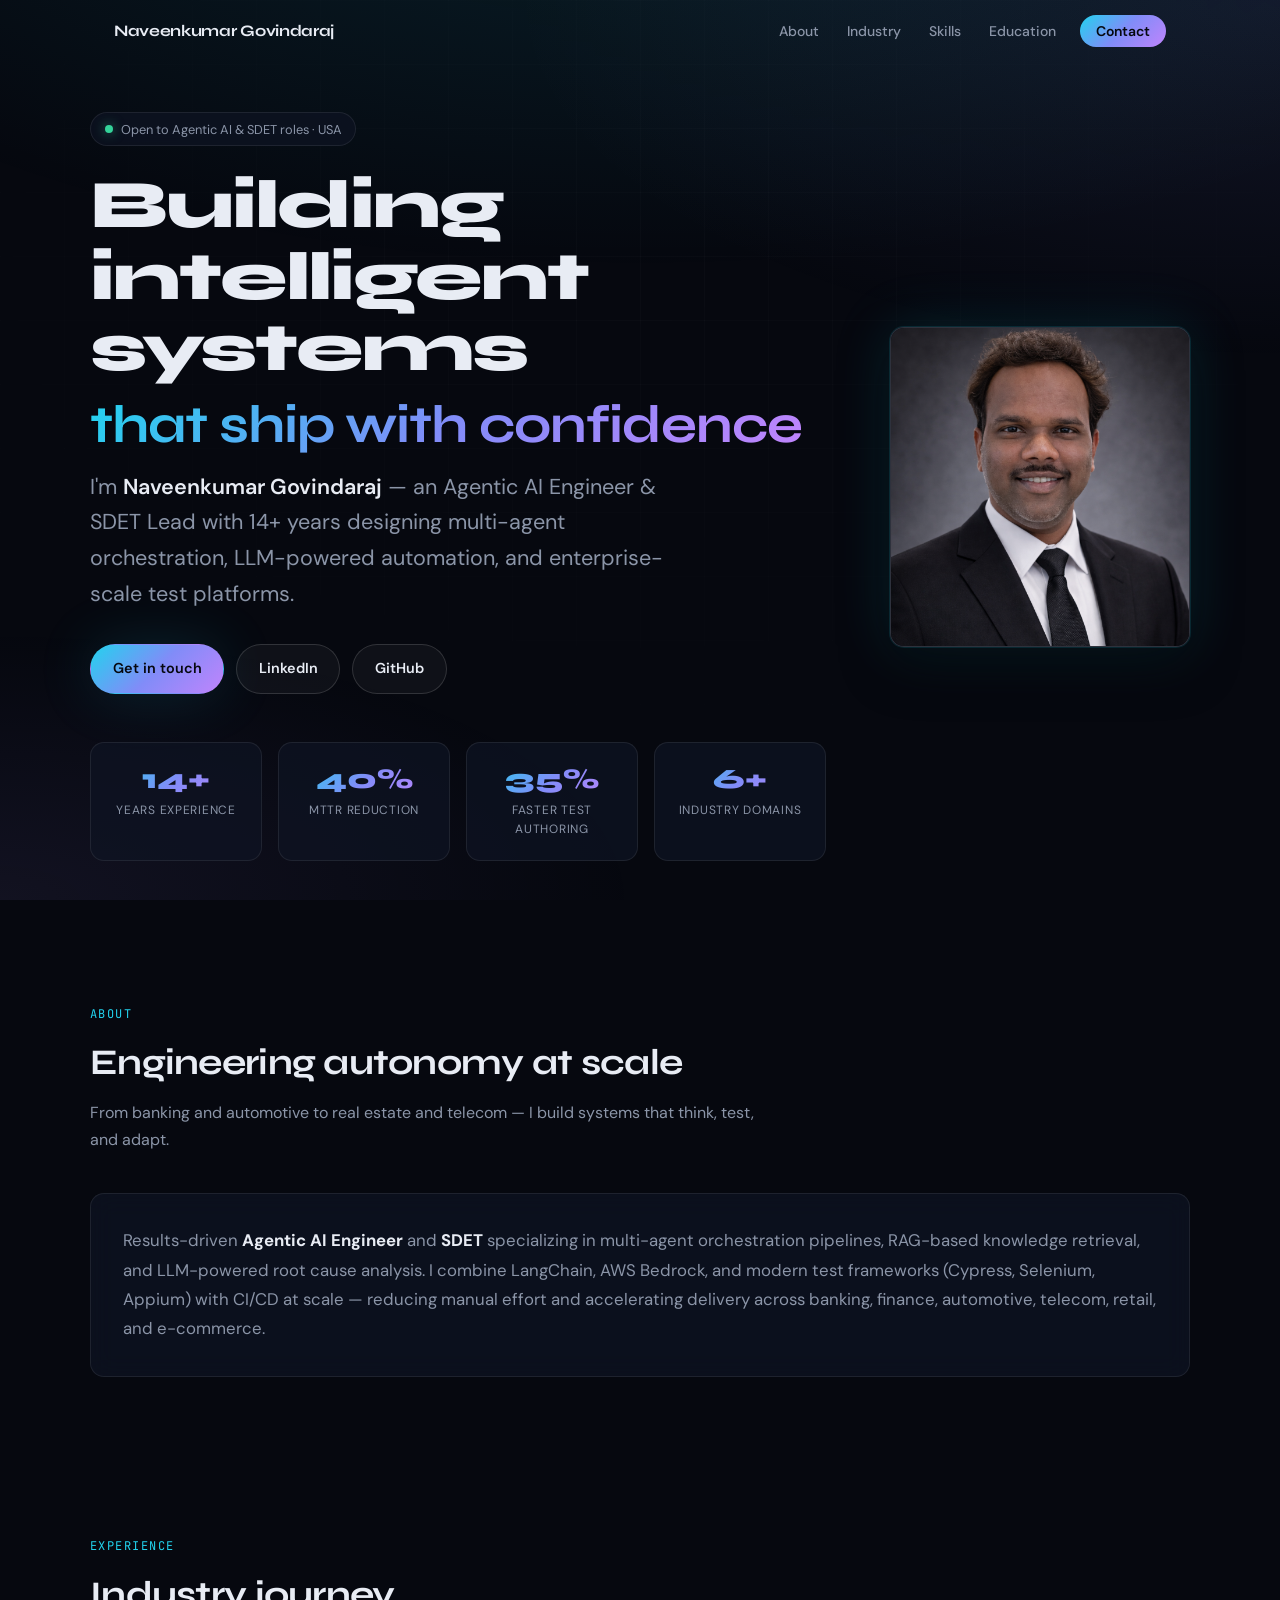
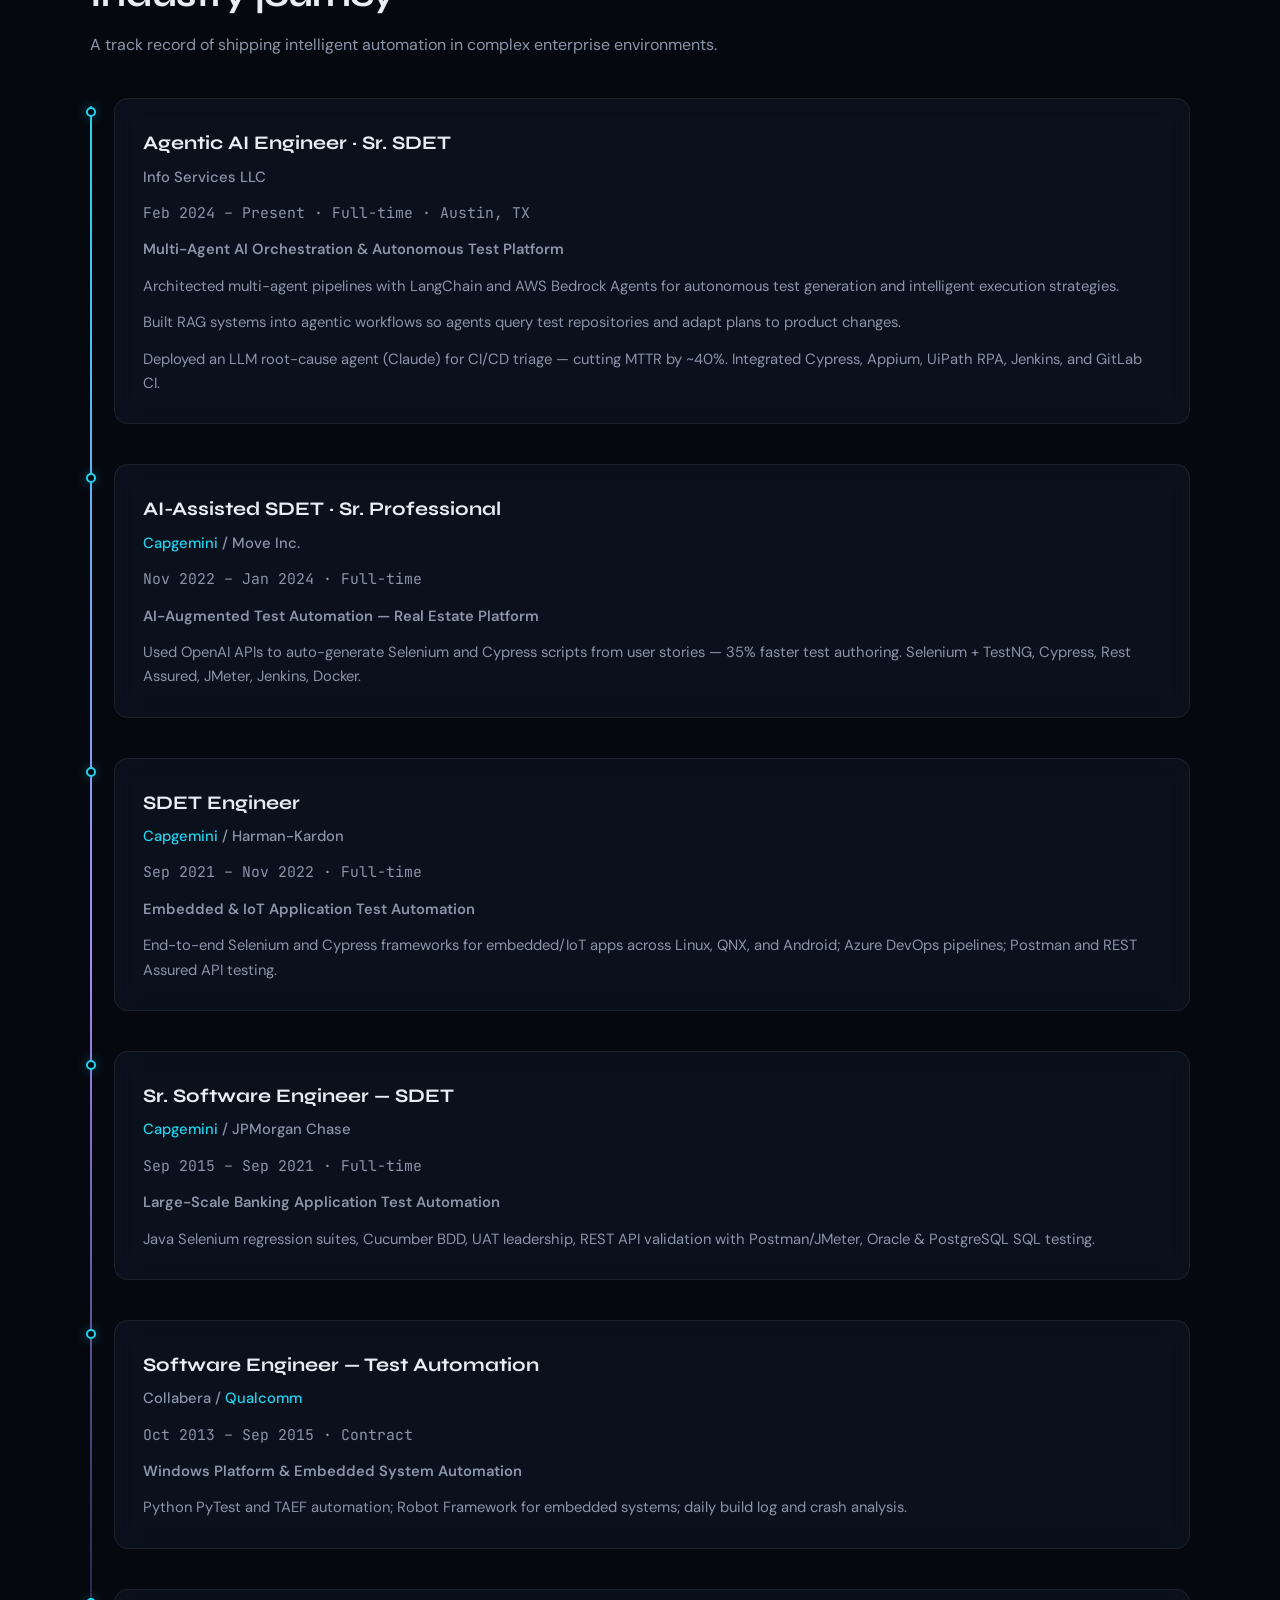
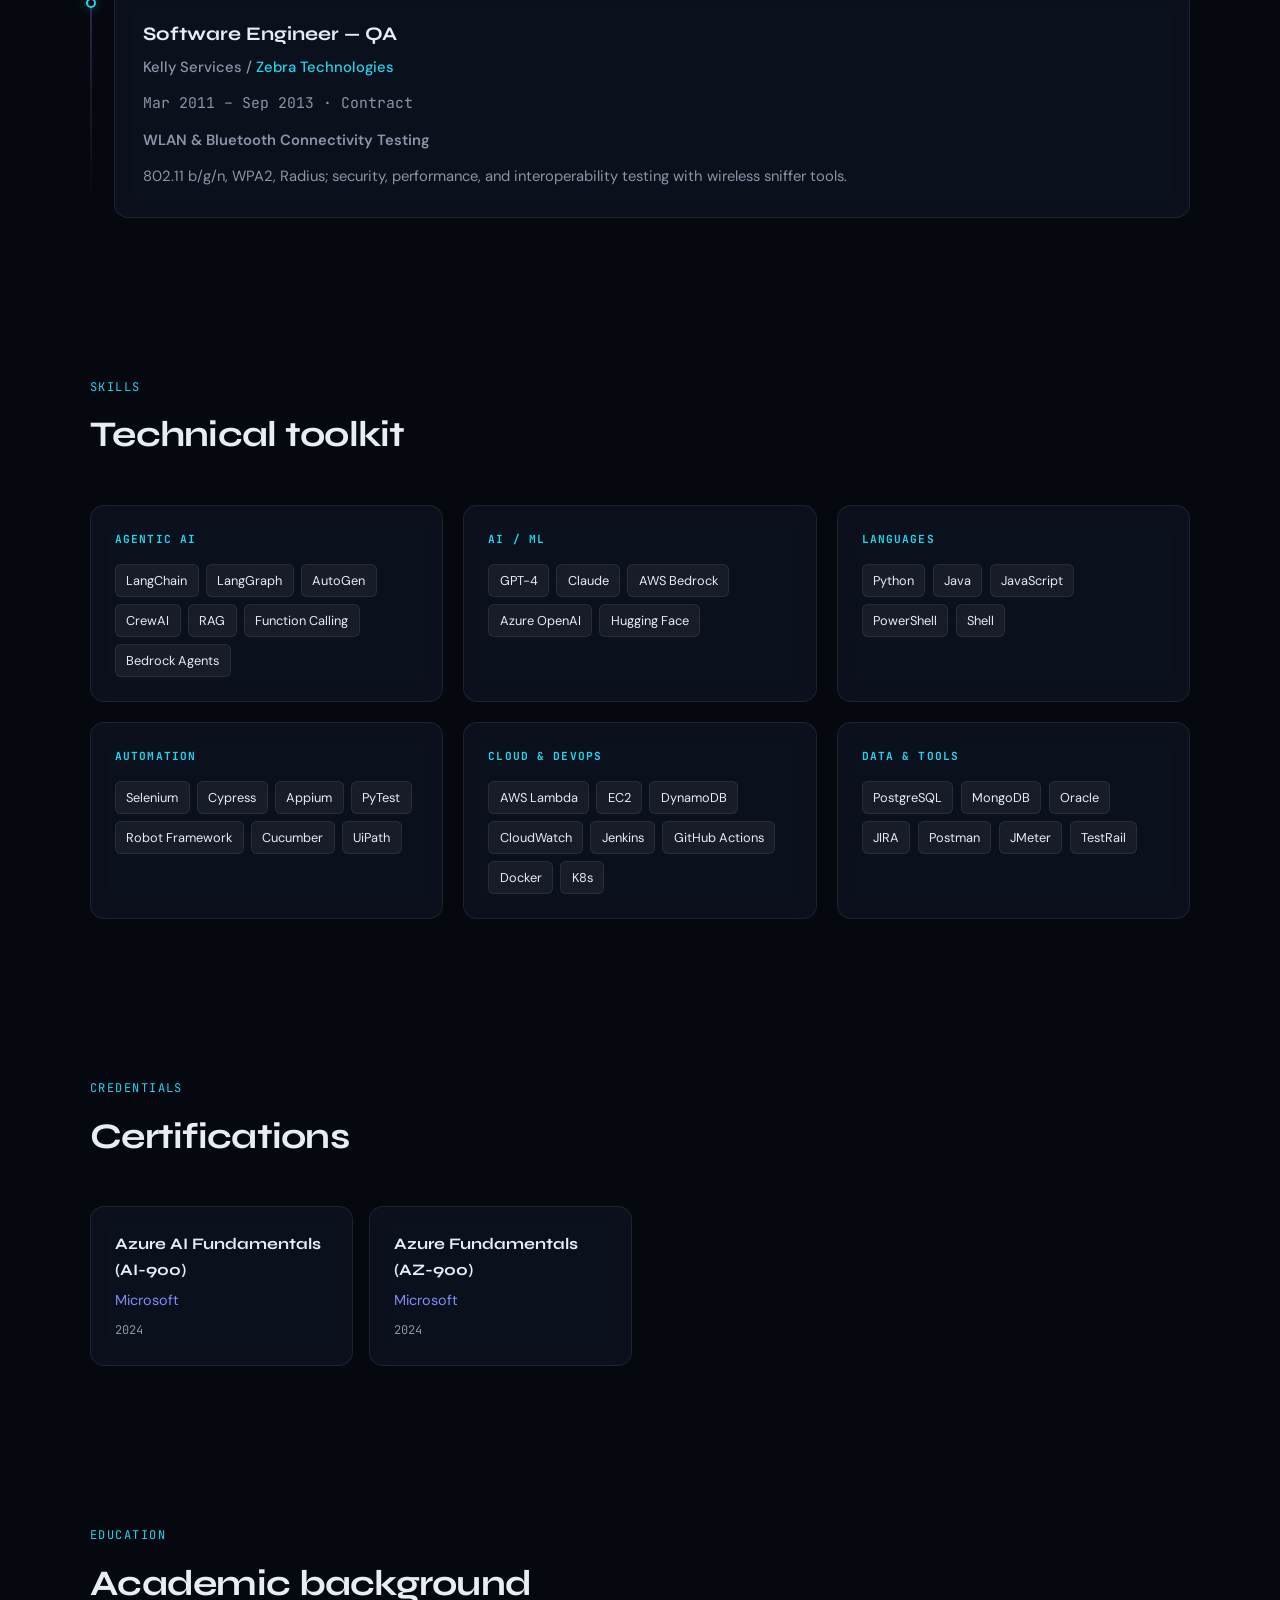
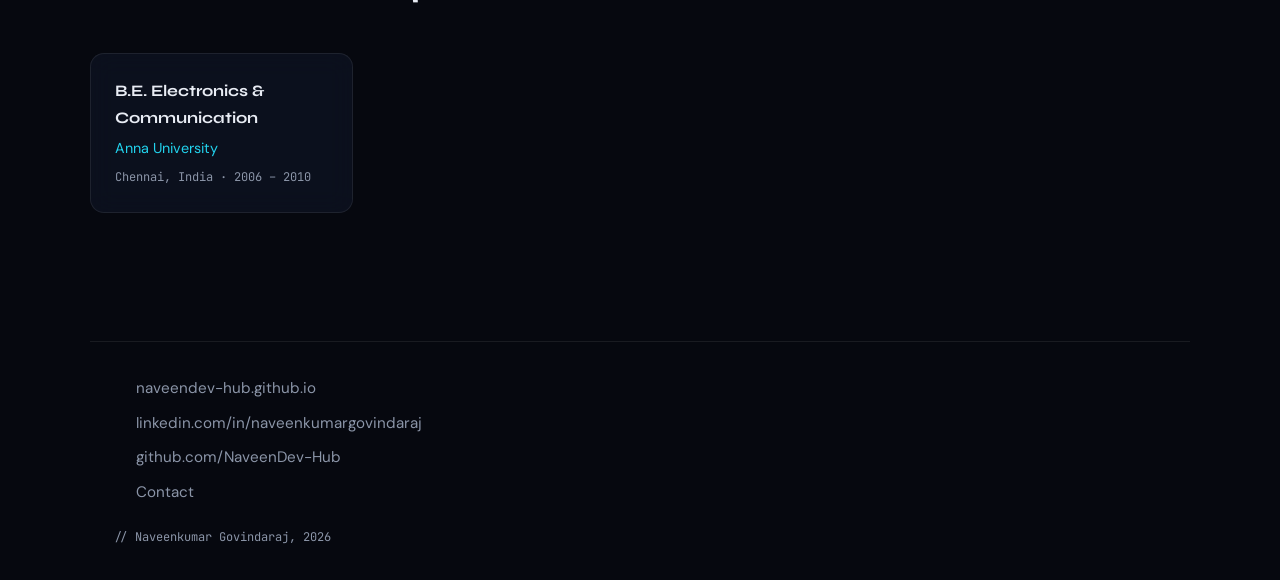
<file: index.html>
<!DOCTYPE html>
<html lang="en">
<head>
  <meta charset="UTF-8" />
  <meta name="viewport" content="width=device-width, initial-scale=1.0" />
  <meta name="color-scheme" content="dark" />
  <meta name="theme-color" content="#06080f" />
  <meta name="description" content="Naveenkumar Govindaraj — Agentic AI Engineer, SDET Lead, and AI/ML Automation Architect based in Austin, TX." />
  <title>Naveenkumar Govindaraj — Agentic AI Engineer</title>
  <link rel="preconnect" href="https://fonts.googleapis.com" />
  <link rel="preconnect" href="https://fonts.gstatic.com" crossorigin />
  <link href="https://fonts.googleapis.com/css2?family=DM+Sans:ital,opsz,wght@0,9..40,400;0,9..40,500;0,9..40,600;1,9..40,400&family=JetBrains+Mono:wght@400;500&family=Syne:wght@600;700;800&display=swap" rel="stylesheet" />
  <link rel="stylesheet" href="/assets/css/site.css?v=6" />
</head>
<body>

<header class="nav" role="banner">
  <div class="nav__inner">
    <a class="nav__brand" href="/">Naveenkumar Govindaraj</a>
    <button class="nav__toggle" type="button" aria-label="Open menu" aria-expanded="false">☰</button>
    <ul class="nav__links">
      <li><a href="/about.html">About</a></li>
      <li><a href="#experience">Industry</a></li>
      <li><a href="#skills">Skills</a></li>
      <li><a href="#education">Education</a></li>
      <li><a class="nav__cta" href="/contact.html" target="_blank" rel="noopener noreferrer">Contact</a></li>
    </ul>
  </div>
</header>

<main>
  <section class="hero shell">
    <div class="hero__layout">
      <div class="hero__content">
      <div class="hero__badge">
        <span class="hero__badge-dot" aria-hidden="true"></span>
        Open to Agentic AI &amp; SDET roles · USA
      </div>

      <h1 class="hero__title hero__title--stack">
        <span class="hero__line hero__line--primary">Building intelligent systems</span>
        <span class="hero__line hero__line--accent">that ship with confidence</span>
      </h1>

      <p class="hero__subtitle">
        I'm <strong>Naveenkumar Govindaraj</strong> — an Agentic AI Engineer &amp; SDET Lead with 14+ years
        designing multi-agent orchestration, LLM-powered automation, and enterprise-scale test platforms.
      </p>

      <div class="hero__actions">
        <a class="btn btn--primary" href="/contact.html" target="_blank" rel="noopener noreferrer">Get in touch</a>
        <a class="btn btn--ghost" href="https://www.linkedin.com/in/naveenkumargovindaraj" target="_blank" rel="noopener noreferrer">LinkedIn</a>
        <a class="btn btn--ghost" href="https://github.com/NaveenDev-Hub" target="_blank" rel="noopener">GitHub</a>
      </div>

      <div class="stats">
        <div class="stat">
          <div class="stat__value">14+</div>
          <div class="stat__label">Years experience</div>
        </div>
        <div class="stat">
          <div class="stat__value">40%</div>
          <div class="stat__label">MTTR reduction</div>
        </div>
        <div class="stat">
          <div class="stat__value">35%</div>
          <div class="stat__label">Faster test authoring</div>
        </div>
        <div class="stat">
          <div class="stat__value">6+</div>
          <div class="stat__label">Industry domains</div>
        </div>
      </div>
      </div>

      <div class="hero__photo-wrap">
        <img
          class="profile-photo profile-photo--hero"
          src="/assets/images/profile.png"
          alt="Portrait of Naveenkumar Govindaraj"
          width="300"
          height="320"
          loading="eager"
          decoding="async"
        />
      </div>
    </div>
  </section>

  <section class="section shell reveal" id="about">
    <header class="section__header">
      <p class="section__eyebrow">About</p>
      <h2 class="section__title">Engineering autonomy at scale</h2>
      <p class="section__desc">From banking and automotive to real estate and telecom — I build systems that think, test, and adapt.</p>
    </header>
    <div class="about-card">
      Results-driven <strong>Agentic AI Engineer</strong> and <strong>SDET</strong> specializing in multi-agent orchestration
      pipelines, RAG-based knowledge retrieval, and LLM-powered root cause analysis. I combine LangChain, AWS Bedrock,
      and modern test frameworks (Cypress, Selenium, Appium) with CI/CD at scale — reducing manual effort and accelerating
      delivery across banking, finance, automotive, telecom, retail, and e-commerce.
    </div>
  </section>

  <section class="section shell reveal" id="experience">
    <header class="section__header">
      <p class="section__eyebrow">Experience</p>
      <h2 class="section__title">Industry journey</h2>
      <p class="section__desc">A track record of shipping intelligent automation in complex enterprise environments.</p>
    </header>

    <div class="timeline">
      <article class="timeline__item">
        <div class="job-card">
          <h3 class="job-card__role">Agentic AI Engineer · Sr. SDET</h3>
          <p class="job-card__company">Info Services LLC</p>
          <p class="job-card__meta">Feb 2024 – Present · Full-time · Austin, TX</p>
          <p class="job-card__project">Multi-Agent AI Orchestration &amp; Autonomous Test Platform</p>
          <p>Architected multi-agent pipelines with LangChain and AWS Bedrock Agents for autonomous test generation and intelligent execution strategies.</p>
          <p>Built RAG systems into agentic workflows so agents query test repositories and adapt plans to product changes.</p>
          <p>Deployed an LLM root-cause agent (Claude) for CI/CD triage — cutting MTTR by ~40%. Integrated Cypress, Appium, UiPath RPA, Jenkins, and GitLab CI.</p>
        </div>
      </article>

      <article class="timeline__item">
        <div class="job-card">
          <h3 class="job-card__role">AI-Assisted SDET · Sr. Professional</h3>
          <p class="job-card__company"><a href="https://www.capgemini.com" target="_blank" rel="noopener">Capgemini</a> / Move Inc.</p>
          <p class="job-card__meta">Nov 2022 – Jan 2024 · Full-time</p>
          <p class="job-card__project">AI-Augmented Test Automation — Real Estate Platform</p>
          <p>Used OpenAI APIs to auto-generate Selenium and Cypress scripts from user stories — 35% faster test authoring. Selenium + TestNG, Cypress, Rest Assured, JMeter, Jenkins, Docker.</p>
        </div>
      </article>

      <article class="timeline__item">
        <div class="job-card">
          <h3 class="job-card__role">SDET Engineer</h3>
          <p class="job-card__company"><a href="https://www.capgemini.com" target="_blank" rel="noopener">Capgemini</a> / Harman-Kardon</p>
          <p class="job-card__meta">Sep 2021 – Nov 2022 · Full-time</p>
          <p class="job-card__project">Embedded &amp; IoT Application Test Automation</p>
          <p>End-to-end Selenium and Cypress frameworks for embedded/IoT apps across Linux, QNX, and Android; Azure DevOps pipelines; Postman and REST Assured API testing.</p>
        </div>
      </article>

      <article class="timeline__item">
        <div class="job-card">
          <h3 class="job-card__role">Sr. Software Engineer — SDET</h3>
          <p class="job-card__company"><a href="https://www.capgemini.com" target="_blank" rel="noopener">Capgemini</a> / JPMorgan Chase</p>
          <p class="job-card__meta">Sep 2015 – Sep 2021 · Full-time</p>
          <p class="job-card__project">Large-Scale Banking Application Test Automation</p>
          <p>Java Selenium regression suites, Cucumber BDD, UAT leadership, REST API validation with Postman/JMeter, Oracle &amp; PostgreSQL SQL testing.</p>
        </div>
      </article>

      <article class="timeline__item">
        <div class="job-card">
          <h3 class="job-card__role">Software Engineer — Test Automation</h3>
          <p class="job-card__company">Collabera / <a href="https://www.qualcomm.com" target="_blank" rel="noopener">Qualcomm</a></p>
          <p class="job-card__meta">Oct 2013 – Sep 2015 · Contract</p>
          <p class="job-card__project">Windows Platform &amp; Embedded System Automation</p>
          <p>Python PyTest and TAEF automation; Robot Framework for embedded systems; daily build log and crash analysis.</p>
        </div>
      </article>

      <article class="timeline__item">
        <div class="job-card">
          <h3 class="job-card__role">Software Engineer — QA</h3>
          <p class="job-card__company">Kelly Services / <a href="https://www.zebra.com" target="_blank" rel="noopener">Zebra Technologies</a></p>
          <p class="job-card__meta">Mar 2011 – Sep 2013 · Contract</p>
          <p class="job-card__project">WLAN &amp; Bluetooth Connectivity Testing</p>
          <p>802.11 b/g/n, WPA2, Radius; security, performance, and interoperability testing with wireless sniffer tools.</p>
        </div>
      </article>
    </div>
  </section>

  <section class="section shell reveal" id="skills">
    <header class="section__header">
      <p class="section__eyebrow">Skills</p>
      <h2 class="section__title">Technical toolkit</h2>
    </header>

    <div class="skills-grid">
      <div class="skill-group">
        <h3 class="skill-group__title">Agentic AI</h3>
        <div class="skill-tags">
          <span class="skill-tag">LangChain</span>
          <span class="skill-tag">LangGraph</span>
          <span class="skill-tag">AutoGen</span>
          <span class="skill-tag">CrewAI</span>
          <span class="skill-tag">RAG</span>
          <span class="skill-tag">Function Calling</span>
          <span class="skill-tag">Bedrock Agents</span>
        </div>
      </div>
      <div class="skill-group">
        <h3 class="skill-group__title">AI / ML</h3>
        <div class="skill-tags">
          <span class="skill-tag">GPT-4</span>
          <span class="skill-tag">Claude</span>
          <span class="skill-tag">AWS Bedrock</span>
          <span class="skill-tag">Azure OpenAI</span>
          <span class="skill-tag">Hugging Face</span>
        </div>
      </div>
      <div class="skill-group">
        <h3 class="skill-group__title">Languages</h3>
        <div class="skill-tags">
          <span class="skill-tag">Python</span>
          <span class="skill-tag">Java</span>
          <span class="skill-tag">JavaScript</span>
          <span class="skill-tag">PowerShell</span>
          <span class="skill-tag">Shell</span>
        </div>
      </div>
      <div class="skill-group">
        <h3 class="skill-group__title">Automation</h3>
        <div class="skill-tags">
          <span class="skill-tag">Selenium</span>
          <span class="skill-tag">Cypress</span>
          <span class="skill-tag">Appium</span>
          <span class="skill-tag">PyTest</span>
          <span class="skill-tag">Robot Framework</span>
          <span class="skill-tag">Cucumber</span>
          <span class="skill-tag">UiPath</span>
        </div>
      </div>
      <div class="skill-group">
        <h3 class="skill-group__title">Cloud &amp; DevOps</h3>
        <div class="skill-tags">
          <span class="skill-tag">AWS Lambda</span>
          <span class="skill-tag">EC2</span>
          <span class="skill-tag">DynamoDB</span>
          <span class="skill-tag">CloudWatch</span>
          <span class="skill-tag">Jenkins</span>
          <span class="skill-tag">GitHub Actions</span>
          <span class="skill-tag">Docker</span>
          <span class="skill-tag">K8s</span>
        </div>
      </div>
      <div class="skill-group">
        <h3 class="skill-group__title">Data &amp; Tools</h3>
        <div class="skill-tags">
          <span class="skill-tag">PostgreSQL</span>
          <span class="skill-tag">MongoDB</span>
          <span class="skill-tag">Oracle</span>
          <span class="skill-tag">JIRA</span>
          <span class="skill-tag">Postman</span>
          <span class="skill-tag">JMeter</span>
          <span class="skill-tag">TestRail</span>
        </div>
      </div>
    </div>
  </section>

  <section class="section shell reveal" id="certifications">
    <header class="section__header">
      <p class="section__eyebrow">Credentials</p>
      <h2 class="section__title">Certifications</h2>
    </header>
    <div class="cards-row">
      <div class="mini-card">
        <h3 class="mini-card__title">Azure AI Fundamentals (AI-900)</h3>
        <p class="mini-card__sub">Microsoft</p>
        <p class="mini-card__meta">2024</p>
      </div>
      <div class="mini-card">
        <h3 class="mini-card__title">Azure Fundamentals (AZ-900)</h3>
        <p class="mini-card__sub">Microsoft</p>
        <p class="mini-card__meta">2024</p>
      </div>
    </div>
  </section>

  <section class="section shell reveal" id="education">
    <header class="section__header">
      <p class="section__eyebrow">Education</p>
      <h2 class="section__title">Academic background</h2>
    </header>
    <div class="cards-row">
      <div class="mini-card">
        <h3 class="mini-card__title">B.E. Electronics &amp; Communication</h3>
        <p class="mini-card__sub"><a href="https://www.annauniv.edu" target="_blank" rel="noopener">Anna University</a></p>
        <p class="mini-card__meta">Chennai, India · 2006 – 2010</p>
      </div>
    </div>
  </section>
</main>

<footer class="footer footer--simple shell">
  <ul class="profile-links">
    <li><a href="/">naveendev-hub.github.io</a></li>
    <li><a href="https://www.linkedin.com/in/naveenkumargovindaraj" target="_blank" rel="noopener noreferrer">linkedin.com/in/naveenkumargovindaraj</a></li>
    <li><a href="https://github.com/NaveenDev-Hub" target="_blank" rel="noopener noreferrer">github.com/NaveenDev-Hub</a></li>
    <li><a href="/contact.html" target="_blank" rel="noopener noreferrer">Contact</a></li>
  </ul>
  <p class="footer__copy">// Naveenkumar Govindaraj, 2026</p>
</footer>

<script src="/assets/js/site.js?v=6" defer></script>
</body>
</html>
</file>
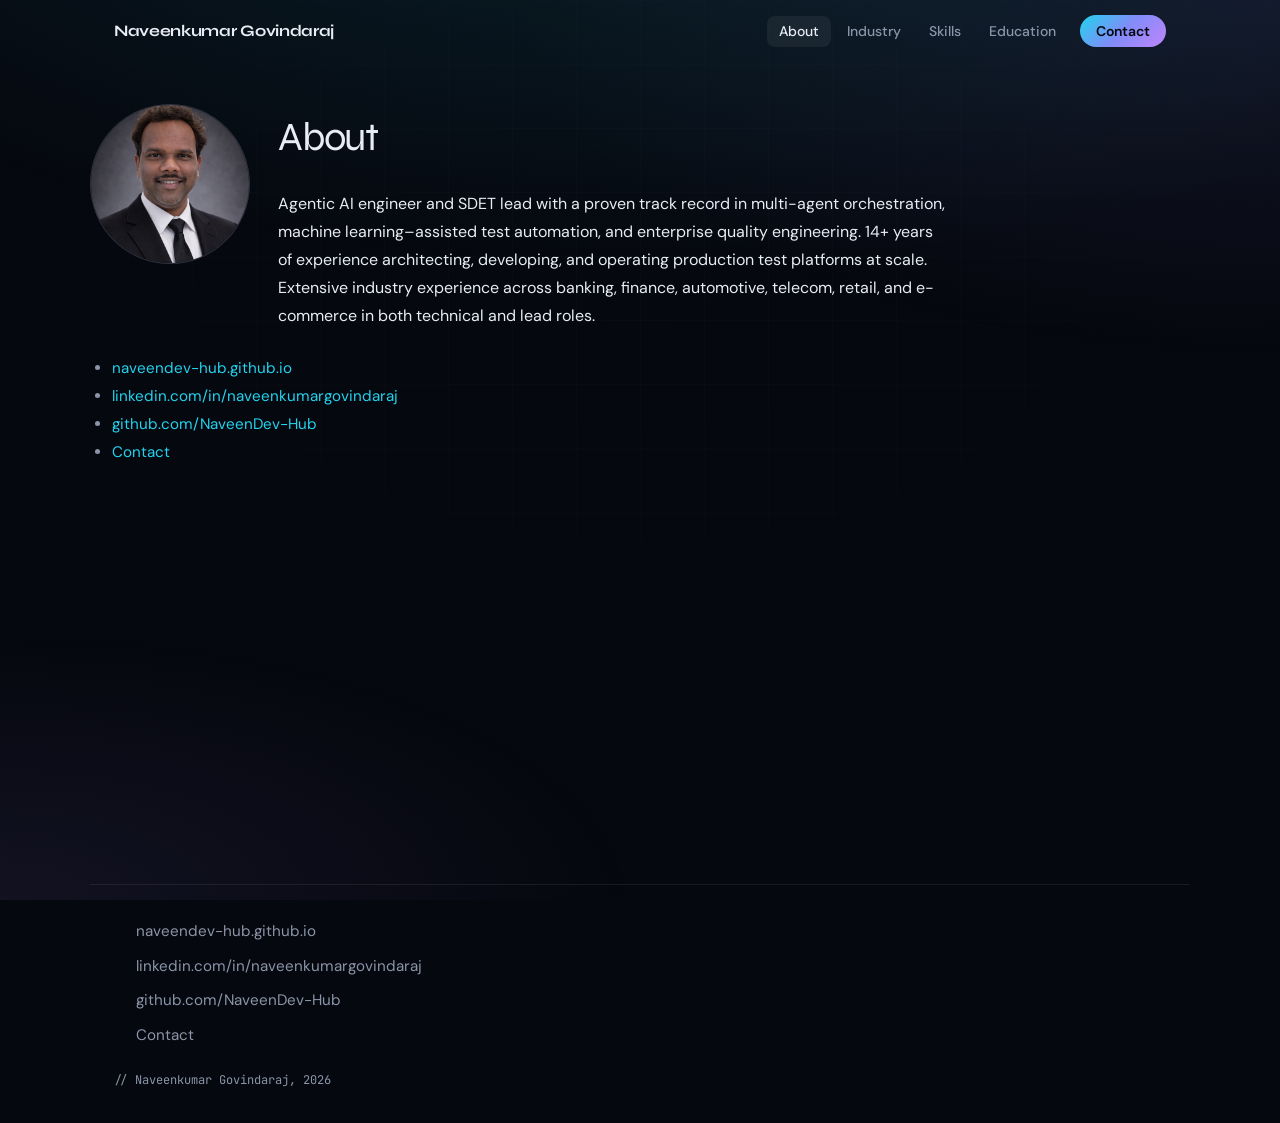
<file: about.html>
<!DOCTYPE html>
<html lang="en">
<head>
  <meta charset="UTF-8" />
  <meta name="viewport" content="width=device-width, initial-scale=1.0" />
  <meta name="color-scheme" content="dark" />
  <meta name="theme-color" content="#06080f" />
  <meta name="description" content="About Naveenkumar Govindaraj — Agentic AI Engineer and SDET Lead." />
  <title>About — Naveenkumar Govindaraj</title>
  <link rel="preconnect" href="https://fonts.googleapis.com" />
  <link rel="preconnect" href="https://fonts.gstatic.com" crossorigin />
  <link href="https://fonts.googleapis.com/css2?family=DM+Sans:ital,opsz,wght@0,9..40,400;0,9..40,500;0,9..40,600&family=JetBrains+Mono:wght@400;500&family=Syne:wght@600;700;800&display=swap" rel="stylesheet" />
  <link rel="stylesheet" href="/assets/css/site.css?v=6" />
</head>
<body>

<header class="nav is-scrolled" role="banner">
  <div class="nav__inner">
    <a class="nav__brand" href="/">Naveenkumar Govindaraj</a>
    <button class="nav__toggle" type="button" aria-label="Open menu" aria-expanded="false">☰</button>
    <ul class="nav__links">
      <li><a class="is-active" href="/about.html">About</a></li>
      <li><a href="/#experience">Industry</a></li>
      <li><a href="/#skills">Skills</a></li>
      <li><a href="/#education">Education</a></li>
      <li><a class="nav__cta" href="/contact.html" target="_blank" rel="noopener noreferrer">Contact</a></li>
    </ul>
  </div>
</header>

<main class="shell about-page">
  <div class="about-page__intro">
    <img
      class="profile-photo profile-photo--about"
      src="/assets/images/profile.png"
      alt="Portrait of Naveenkumar Govindaraj"
      width="160"
      height="160"
      loading="lazy"
      decoding="async"
    />
    <div class="about-page__intro-text">
      <h1 class="about-page__title">About</h1>

      <p class="about-page__bio">
    Agentic AI engineer and SDET lead with a proven track record in multi-agent orchestration, machine learning–assisted
    test automation, and enterprise quality engineering. 14+ years of experience architecting, developing, and operating
    production test platforms at scale. Extensive industry experience across banking, finance, automotive, telecom, retail,
    and e-commerce in both technical and lead roles.
      </p>
    </div>
  </div>

  <ul class="profile-links">
    <li><a href="/">naveendev-hub.github.io</a></li>
    <li><a href="https://www.linkedin.com/in/naveenkumargovindaraj" target="_blank" rel="noopener noreferrer">linkedin.com/in/naveenkumargovindaraj</a></li>
    <li><a href="https://github.com/NaveenDev-Hub" target="_blank" rel="noopener noreferrer">github.com/NaveenDev-Hub</a></li>
    <li><a href="/contact.html" target="_blank" rel="noopener noreferrer">Contact</a></li>
  </ul>
</main>

<footer class="footer footer--simple shell">
  <ul class="profile-links">
    <li><a href="/">naveendev-hub.github.io</a></li>
    <li><a href="https://www.linkedin.com/in/naveenkumargovindaraj" target="_blank" rel="noopener noreferrer">linkedin.com/in/naveenkumargovindaraj</a></li>
    <li><a href="https://github.com/NaveenDev-Hub" target="_blank" rel="noopener noreferrer">github.com/NaveenDev-Hub</a></li>
    <li><a href="/contact.html" target="_blank" rel="noopener noreferrer">Contact</a></li>
  </ul>
  <p class="footer__copy">// Naveenkumar Govindaraj, 2026</p>
</footer>

<script src="/assets/js/site.js?v=6" defer></script>
</body>
</html>
</file>
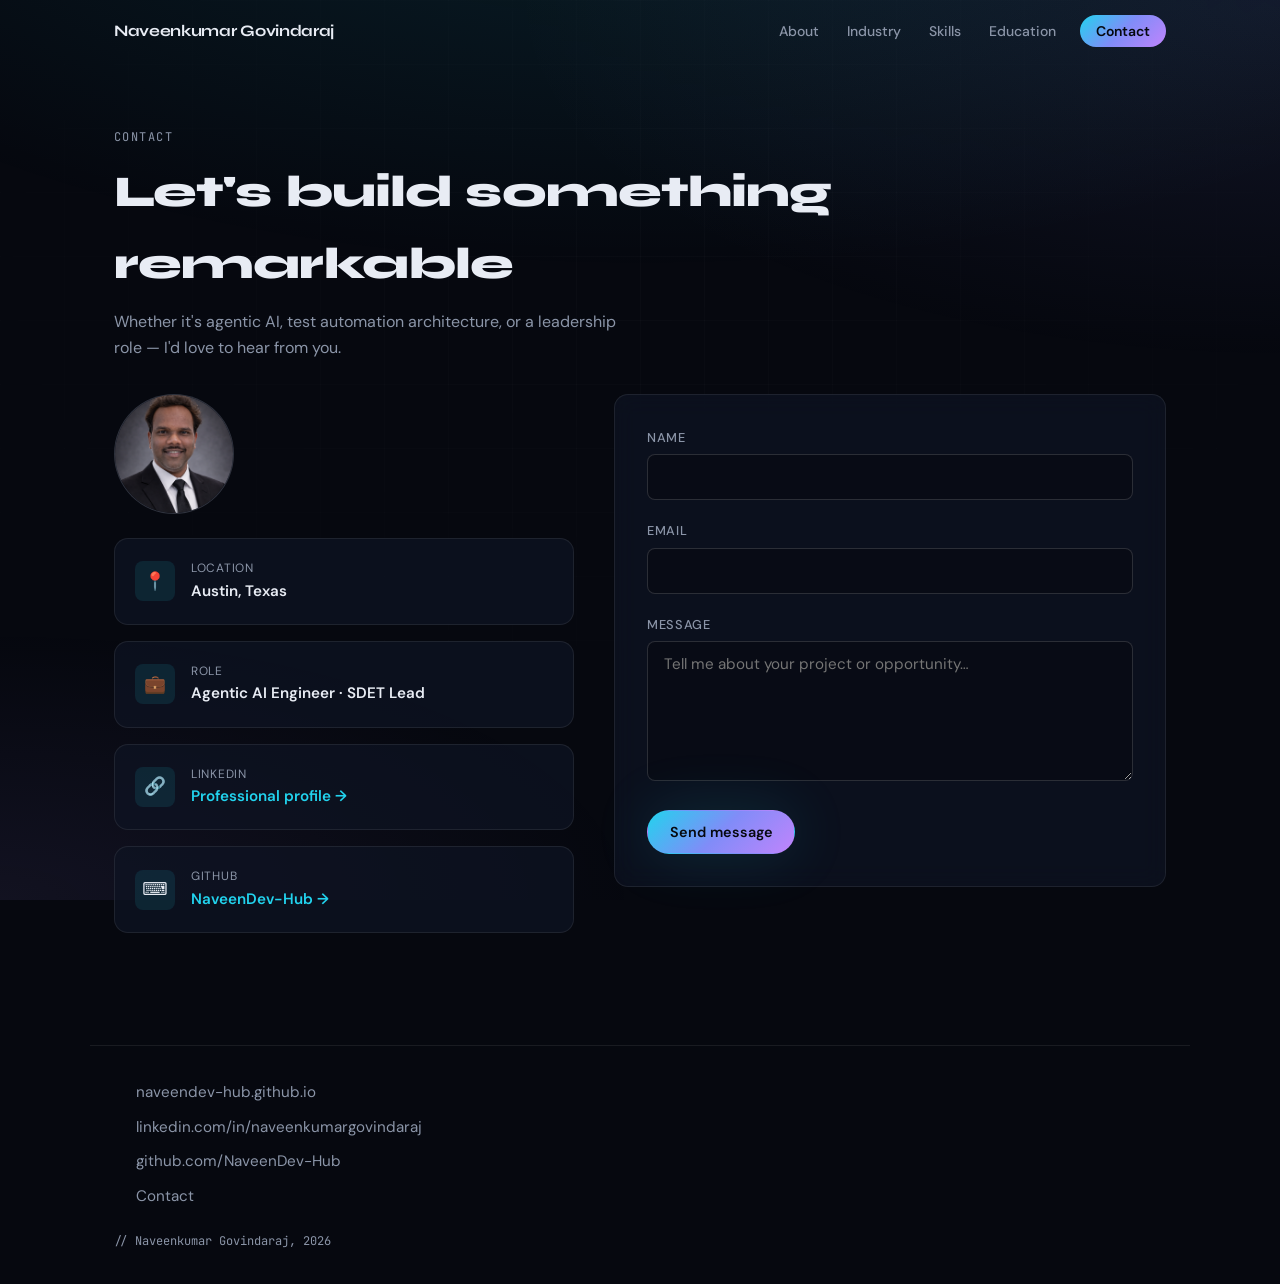
<file: contact.html>
<!DOCTYPE html>
<html lang="en">
<head>
  <meta charset="UTF-8" />
  <meta name="viewport" content="width=device-width, initial-scale=1.0" />
  <meta name="color-scheme" content="dark" />
  <meta name="theme-color" content="#06080f" />
  <meta name="description" content="Contact Naveenkumar Govindaraj — Agentic AI Engineer based in Austin, TX." />
  <title>Contact — Naveenkumar Govindaraj</title>
  <link rel="preconnect" href="https://fonts.googleapis.com" />
  <link rel="preconnect" href="https://fonts.gstatic.com" crossorigin />
  <link href="https://fonts.googleapis.com/css2?family=DM+Sans:ital,opsz,wght@0,9..40,400;0,9..40,500;0,9..40,600&family=JetBrains+Mono:wght@400;500&family=Syne:wght@600;700;800&display=swap" rel="stylesheet" />
  <link rel="stylesheet" href="/assets/css/site.css?v=6" />
</head>
<body>

<header class="nav is-scrolled" role="banner">
  <div class="nav__inner">
    <a class="nav__brand" href="/">Naveenkumar Govindaraj</a>
    <button class="nav__toggle" type="button" aria-label="Open menu" aria-expanded="false">☰</button>
    <ul class="nav__links">
      <li><a href="/about.html">About</a></li>
      <li><a href="/#experience">Industry</a></li>
      <li><a href="/#skills">Skills</a></li>
      <li><a href="/#education">Education</a></li>
      <li><a class="nav__cta is-active" href="/contact.html" target="_blank" rel="noopener noreferrer">Contact</a></li>
    </ul>
  </div>
</header>

<main class="shell">
  <header class="page-hero reveal is-visible">
    <p class="section__eyebrow">Contact</p>
    <h1>Let's build something remarkable</h1>
    <p>Whether it's agentic AI, test automation architecture, or a leadership role — I'd love to hear from you.</p>
  </header>

  <div class="contact-layout reveal">
    <aside class="contact-info">
      <img
        class="profile-photo profile-photo--contact"
        src="/assets/images/profile.png"
        alt="Portrait of Naveenkumar Govindaraj"
        width="120"
        height="120"
        loading="lazy"
        decoding="async"
      />
      <div class="contact-chip">
        <div class="contact-chip__icon" aria-hidden="true">📍</div>
        <div>
          <p class="contact-chip__label">Location</p>
          <p class="contact-chip__value">Austin, Texas</p>
        </div>
      </div>
      <div class="contact-chip">
        <div class="contact-chip__icon" aria-hidden="true">💼</div>
        <div>
          <p class="contact-chip__label">Role</p>
          <p class="contact-chip__value">Agentic AI Engineer · SDET Lead</p>
        </div>
      </div>
      <div class="contact-chip">
        <div class="contact-chip__icon" aria-hidden="true">🔗</div>
        <div>
          <p class="contact-chip__label">LinkedIn</p>
          <p class="contact-chip__value"><a href="https://www.linkedin.com/in/naveenkumargovindaraj" target="_blank" rel="noopener noreferrer">Professional profile →</a></p>
        </div>
      </div>
      <div class="contact-chip">
        <div class="contact-chip__icon" aria-hidden="true">⌨</div>
        <div>
          <p class="contact-chip__label">GitHub</p>
          <p class="contact-chip__value"><a href="https://github.com/NaveenDev-Hub" target="_blank" rel="noopener">NaveenDev-Hub →</a></p>
        </div>
      </div>
    </aside>

    <div class="contact-form-wrap">
      <form
        class="contact-form"
        action="https://formspree.io/f/xaqkllab"
        method="POST"
        id="contactForm"
      >
        <div class="form-group">
          <label for="name">Name</label>
          <input type="text" id="name" name="name" required autocomplete="name" />
        </div>
        <div class="form-group">
          <label for="email">Email</label>
          <input type="email" id="email" name="email" required autocomplete="email" />
        </div>
        <div class="form-group">
          <label for="message">Message</label>
          <textarea id="message" name="message" required placeholder="Tell me about your project or opportunity…"></textarea>
        </div>
        <button class="btn btn--primary" type="submit">Send message</button>

        <div class="form-msg success" id="successMsg">
          Thanks! Your message has been sent. I'll get back to you soon.
        </div>
        <div class="form-msg error" id="errorMsg">
          Something went wrong. Please try again or reach out via LinkedIn.
        </div>
      </form>
    </div>
  </div>
</main>

<footer class="footer footer--simple shell">
  <ul class="profile-links">
    <li><a href="/">naveendev-hub.github.io</a></li>
    <li><a href="https://www.linkedin.com/in/naveenkumargovindaraj" target="_blank" rel="noopener noreferrer">linkedin.com/in/naveenkumargovindaraj</a></li>
    <li><a href="https://github.com/NaveenDev-Hub" target="_blank" rel="noopener noreferrer">github.com/NaveenDev-Hub</a></li>
    <li><a href="/contact.html" target="_blank" rel="noopener noreferrer">Contact</a></li>
  </ul>
  <p class="footer__copy">// Naveenkumar Govindaraj, 2026</p>
</footer>

<script src="/assets/js/site.js?v=6" defer></script>
<script>
  const form = document.getElementById('contactForm');
  const successMsg = document.getElementById('successMsg');
  const errorMsg = document.getElementById('errorMsg');

  form.addEventListener('submit', async function (e) {
    e.preventDefault();
    const btn = form.querySelector('button[type="submit"]');
    const label = btn.textContent;
    btn.textContent = 'Sending…';
    btn.disabled = true;

    try {
      const res = await fetch(form.action, {
        method: 'POST',
        body: new FormData(form),
        headers: { Accept: 'application/json' }
      });

      if (res.ok) {
        form.reset();
        successMsg.style.display = 'block';
        errorMsg.style.display = 'none';
        btn.textContent = 'Sent!';
      } else {
        throw new Error('non-ok');
      }
    } catch {
      errorMsg.style.display = 'block';
      successMsg.style.display = 'none';
      btn.textContent = label;
      btn.disabled = false;
    }
  });
</script>
</body>
</html>
</file>
<file: assets/css/site.css>
/* site.css — STYLES ONLY (not index.html). Must start with :root below. */
/* ── Design tokens ── */
:root {
  --bg: #06080f;
  --bg-elevated: #0c1019;
  --bg-card: rgba(14, 20, 35, 0.72);
  --border: rgba(255, 255, 255, 0.08);
  --border-strong: rgba(255, 255, 255, 0.14);
  --text: #e8ecf4;
  --muted: #8b95a8;
  --accent: #22d3ee;
  --accent-2: #818cf8;
  --accent-3: #a78bfa;
  --gradient: linear-gradient(135deg, #22d3ee 0%, #818cf8 50%, #c084fc 100%);
  --glow: 0 0 60px rgba(34, 211, 238, 0.15);
  --font-display: "Syne", system-ui, sans-serif;
  --font-body: "DM Sans", system-ui, sans-serif;
  --font-mono: "JetBrains Mono", ui-monospace, monospace;
  --nav-h: 4rem;
  --max-w: 1100px;
  --radius: 14px;
  --radius-sm: 8px;
  --ease: cubic-bezier(0.22, 1, 0.36, 1);
}

*, *::before, *::after { box-sizing: border-box; margin: 0; padding: 0; }

html {
  scroll-behavior: smooth;
  scroll-padding-top: calc(var(--nav-h) + 1rem);
}

body {
  background: var(--bg);
  color: var(--text);
  font-family: var(--font-body);
  font-size: 1rem;
  line-height: 1.65;
  -webkit-font-smoothing: antialiased;
  overflow-x: hidden;
}

/* Ambient background */
body::before {
  content: "";
  position: fixed;
  inset: 0;
  background:
    radial-gradient(ellipse 80% 50% at 50% -20%, rgba(34, 211, 238, 0.12), transparent),
    radial-gradient(ellipse 60% 40% at 100% 0%, rgba(129, 140, 248, 0.1), transparent),
    radial-gradient(ellipse 50% 30% at 0% 100%, rgba(167, 139, 250, 0.08), transparent);
  pointer-events: none;
  z-index: 0;
}

body::after {
  content: "";
  position: fixed;
  inset: 0;
  background-image:
    linear-gradient(rgba(255, 255, 255, 0.02) 1px, transparent 1px),
    linear-gradient(90deg, rgba(255, 255, 255, 0.02) 1px, transparent 1px);
  background-size: 64px 64px;
  mask-image: radial-gradient(ellipse 70% 60% at 50% 30%, black, transparent);
  pointer-events: none;
  z-index: 0;
}

a { color: var(--accent); text-decoration: none; transition: color 0.2s; }
a:hover { color: #67e8f9; }

img { max-width: 100%; display: block; }

/* ── Layout shell ── */
.shell {
  position: relative;
  z-index: 1;
  max-width: var(--max-w);
  margin: 0 auto;
  padding: 0 1.5rem;
}

/* ── Navigation ── */
.nav {
  position: fixed;
  top: 0;
  left: 0;
  right: 0;
  height: var(--nav-h);
  z-index: 100;
  border-bottom: 1px solid transparent;
  transition: background 0.3s var(--ease), border-color 0.3s, backdrop-filter 0.3s;
}

.nav.is-scrolled {
  background: rgba(6, 8, 15, 0.82);
  backdrop-filter: blur(16px);
  border-bottom-color: var(--border);
}

.nav__inner {
  max-width: var(--max-w);
  margin: 0 auto;
  padding: 0 1.5rem;
  height: 100%;
  display: flex;
  align-items: center;
  justify-content: space-between;
  gap: 1rem;
}

.nav__brand {
  font-family: var(--font-display);
  font-weight: 700;
  font-size: 1rem;
  letter-spacing: -0.02em;
  color: var(--text);
  white-space: nowrap;
}

.nav__brand span {
  background: var(--gradient);
  -webkit-background-clip: text;
  -webkit-text-fill-color: transparent;
  background-clip: text;
}

.nav__links {
  display: flex;
  align-items: center;
  gap: 0.25rem;
  list-style: none;
}

.nav__links a {
  color: var(--muted);
  font-size: 0.875rem;
  font-weight: 500;
  padding: 0.4rem 0.75rem;
  border-radius: var(--radius-sm);
  transition: color 0.2s, background 0.2s;
}

.nav__links a:hover,
.nav__links a.is-active {
  color: var(--text);
  background: rgba(255, 255, 255, 0.06);
  text-decoration: none;
}

.nav__cta {
  margin-left: 0.5rem;
  padding: 0.45rem 1rem !important;
  background: var(--gradient) !important;
  color: #06080f !important;
  font-weight: 600 !important;
  border-radius: 999px !important;
}

.nav__cta:hover {
  opacity: 0.92;
  color: #06080f !important;
  filter: brightness(1.05);
}

.nav__toggle {
  display: none;
  background: none;
  border: 1px solid var(--border);
  color: var(--text);
  width: 2.5rem;
  height: 2.5rem;
  border-radius: var(--radius-sm);
  cursor: pointer;
  font-size: 1.25rem;
}

/* ── Profile photo ── */
.profile-photo {
  display: block;
  object-fit: cover;
  object-position: center 18%;
  border-radius: var(--radius);
  border: 1px solid var(--border-strong);
  background: var(--bg-card);
}

.profile-photo--hero {
  width: clamp(220px, 30vw, 300px);
  height: clamp(240px, 32vw, 320px);
  object-position: center 15%;
  box-shadow:
    0 0 0 1px rgba(34, 211, 238, 0.12),
    0 20px 50px rgba(0, 0, 0, 0.35),
    var(--glow);
  animation: fadeUp 0.7s 0.15s var(--ease) both;
}

.profile-photo--about {
  width: 160px;
  height: 160px;
  flex-shrink: 0;
  border-radius: 50%;
}

.profile-photo--contact {
  width: 120px;
  height: 120px;
  border-radius: 50%;
  margin-bottom: 0.5rem;
}

.hero__layout {
  display: grid;
  grid-template-columns: 1fr minmax(220px, 300px);
  gap: clamp(2rem, 5vw, 4rem);
  align-items: center;
  width: 100%;
}

.hero__photo-wrap {
  display: flex;
  justify-content: center;
}

/* ── Hero ── */
.hero {
  min-height: 100vh;
  display: flex;
  align-items: center;
  padding: calc(var(--nav-h) + 3rem) 0 4rem;
}

.hero__badge {
  display: inline-flex;
  align-items: center;
  gap: 0.5rem;
  padding: 0.35rem 0.85rem;
  border-radius: 999px;
  border: 1px solid var(--border);
  background: var(--bg-card);
  font-size: 0.8rem;
  color: var(--muted);
  margin-bottom: 1.5rem;
  backdrop-filter: blur(8px);
  animation: fadeUp 0.7s var(--ease) both;
}

.hero__badge-dot {
  width: 8px;
  height: 8px;
  border-radius: 50%;
  background: #34d399;
  box-shadow: 0 0 12px rgba(52, 211, 153, 0.6);
  animation: pulse 2s ease infinite;
}

@keyframes pulse {
  0%, 100% { opacity: 1; }
  50% { opacity: 0.5; }
}

.hero__title {
  font-family: var(--font-display);
  font-size: clamp(2.5rem, 8vw, 4.25rem);
  font-weight: 800;
  line-height: 1.05;
  letter-spacing: -0.03em;
  margin-bottom: 1rem;
  animation: fadeUp 0.7s 0.1s var(--ease) both;
}

.hero__title--stack {
  display: flex;
  flex-direction: column;
  align-items: flex-start;
  gap: 0.2em;
}

.hero__line {
  display: block;
}

.hero__line--primary {
  color: var(--text);
}

.hero__line--accent {
  font-size: 0.78em;
  font-weight: 700;
  letter-spacing: -0.02em;
  background: var(--gradient);
  -webkit-background-clip: text;
  -webkit-text-fill-color: transparent;
  background-clip: text;
}

.hero__title .gradient {
  background: var(--gradient);
  -webkit-background-clip: text;
  -webkit-text-fill-color: transparent;
  background-clip: text;
}

.hero__subtitle {
  font-size: clamp(1.05rem, 2.5vw, 1.35rem);
  color: var(--muted);
  max-width: 36rem;
  margin-bottom: 2rem;
  animation: fadeUp 0.7s 0.2s var(--ease) both;
}

.hero__subtitle strong {
  color: var(--text);
  font-weight: 600;
}

.hero__actions {
  display: flex;
  flex-wrap: wrap;
  gap: 0.75rem;
  margin-bottom: 3rem;
  animation: fadeUp 0.7s 0.3s var(--ease) both;
}

.btn {
  display: inline-flex;
  align-items: center;
  gap: 0.5rem;
  padding: 0.75rem 1.35rem;
  border-radius: 999px;
  font-size: 0.9rem;
  font-weight: 600;
  border: 1px solid transparent;
  cursor: pointer;
  transition: transform 0.2s var(--ease), box-shadow 0.2s, background 0.2s;
  font-family: inherit;
}

.btn:hover { transform: translateY(-2px); text-decoration: none; }

.btn--primary {
  background: var(--gradient);
  color: #06080f;
  box-shadow: var(--glow);
}

.btn--primary:hover { color: #06080f; filter: brightness(1.06); }

.btn--ghost {
  background: rgba(255, 255, 255, 0.04);
  border-color: var(--border-strong);
  color: var(--text);
}

.btn--ghost:hover {
  background: rgba(255, 255, 255, 0.08);
  color: var(--text);
}

/* Stats */
.stats {
  display: grid;
  grid-template-columns: repeat(4, 1fr);
  gap: 1rem;
  animation: fadeUp 0.7s 0.4s var(--ease) both;
}

.stat {
  padding: 1.25rem 1rem;
  border-radius: var(--radius);
  border: 1px solid var(--border);
  background: var(--bg-card);
  backdrop-filter: blur(12px);
  text-align: center;
  transition: border-color 0.25s, transform 0.25s var(--ease);
}

.stat:hover {
  border-color: rgba(34, 211, 238, 0.25);
  transform: translateY(-3px);
}

.stat__value {
  font-family: var(--font-display);
  font-size: 1.75rem;
  font-weight: 800;
  background: var(--gradient);
  -webkit-background-clip: text;
  -webkit-text-fill-color: transparent;
  background-clip: text;
  line-height: 1.2;
}

.stat__label {
  font-size: 0.75rem;
  color: var(--muted);
  margin-top: 0.25rem;
  text-transform: uppercase;
  letter-spacing: 0.06em;
}

/* ── Sections ── */
.section {
  padding: 5rem 0;
}

.section__header {
  margin-bottom: 2.5rem;
}

.section__eyebrow {
  font-family: var(--font-mono);
  font-size: 0.75rem;
  text-transform: uppercase;
  letter-spacing: 0.12em;
  color: var(--accent);
  margin-bottom: 0.5rem;
}

.section__title {
  font-family: var(--font-display);
  font-size: clamp(1.75rem, 4vw, 2.25rem);
  font-weight: 700;
  letter-spacing: -0.02em;
}

.section__desc {
  color: var(--muted);
  margin-top: 0.5rem;
  max-width: 42rem;
}

/* Reveal animation — visible by default; animate only when JS runs */
.reveal {
  opacity: 1;
  transform: translateY(0);
}

html.js .reveal {
  opacity: 0;
  transform: translateY(24px);
  transition: opacity 0.6s var(--ease), transform 0.6s var(--ease);
}

html.js .reveal.is-visible {
  opacity: 1;
  transform: translateY(0);
}

/* About card */
.about-card {
  padding: 2rem;
  border-radius: var(--radius);
  border: 1px solid var(--border);
  background: var(--bg-card);
  backdrop-filter: blur(12px);
  font-size: 1.05rem;
  line-height: 1.75;
  color: var(--muted);
}

.about-card strong { color: var(--text); }

/* Timeline */
.timeline {
  position: relative;
  padding-left: 1.5rem;
}

.timeline::before {
  content: "";
  position: absolute;
  left: 0;
  top: 0.5rem;
  bottom: 0.5rem;
  width: 2px;
  background: linear-gradient(180deg, var(--accent), var(--accent-3), transparent);
  border-radius: 2px;
}

.timeline__item {
  position: relative;
  padding-bottom: 2.5rem;
}

.timeline__item:last-child { padding-bottom: 0; }

.timeline__item::before {
  content: "";
  position: absolute;
  left: -1.5rem;
  top: 0.55rem;
  width: 10px;
  height: 10px;
  margin-left: -4px;
  border-radius: 50%;
  background: var(--bg);
  border: 2px solid var(--accent);
  box-shadow: 0 0 12px rgba(34, 211, 238, 0.4);
}

.job-card {
  padding: 1.75rem;
  border-radius: var(--radius);
  border: 1px solid var(--border);
  background: var(--bg-card);
  backdrop-filter: blur(12px);
  transition: border-color 0.25s, box-shadow 0.25s;
}

.job-card:hover {
  border-color: rgba(129, 140, 248, 0.3);
  box-shadow: 0 8px 32px rgba(0, 0, 0, 0.25);
}

.job-card__role {
  font-family: var(--font-display);
  font-size: 1.2rem;
  font-weight: 700;
  margin-bottom: 0.35rem;
}

.job-card__company {
  color: var(--accent-2);
  font-weight: 500;
  font-size: 0.95rem;
}

.job-card__meta {
  font-family: var(--font-mono);
  font-size: 0.75rem;
  color: var(--muted);
  margin: 0.5rem 0 1rem;
}

.job-card__project {
  font-size: 0.9rem;
  font-weight: 600;
  color: var(--text);
  margin-bottom: 0.75rem;
}

.job-card p {
  color: var(--muted);
  font-size: 0.925rem;
  margin-bottom: 0.75rem;
}

.job-card p:last-child { margin-bottom: 0; }

/* Skills */
.skills-grid {
  display: grid;
  grid-template-columns: repeat(auto-fill, minmax(280px, 1fr));
  gap: 1.25rem;
}

.skill-group {
  padding: 1.5rem;
  border-radius: var(--radius);
  border: 1px solid var(--border);
  background: var(--bg-card);
  backdrop-filter: blur(12px);
}

.skill-group__title {
  font-family: var(--font-mono);
  font-size: 0.7rem;
  text-transform: uppercase;
  letter-spacing: 0.1em;
  color: var(--accent);
  margin-bottom: 1rem;
}

.skill-tags {
  display: flex;
  flex-wrap: wrap;
  gap: 0.45rem;
}

.skill-tag {
  font-size: 0.8rem;
  padding: 0.3rem 0.65rem;
  border-radius: 6px;
  background: rgba(255, 255, 255, 0.05);
  border: 1px solid var(--border);
  color: var(--text);
}

/* Cert & education cards */
.cards-row {
  display: grid;
  grid-template-columns: repeat(auto-fill, minmax(260px, 1fr));
  gap: 1rem;
}

.mini-card {
  padding: 1.5rem;
  border-radius: var(--radius);
  border: 1px solid var(--border);
  background: var(--bg-card);
  backdrop-filter: blur(12px);
}

.mini-card__title {
  font-family: var(--font-display);
  font-weight: 700;
  font-size: 1rem;
  margin-bottom: 0.35rem;
}

.mini-card__sub {
  color: var(--accent-2);
  font-size: 0.9rem;
}

.mini-card__meta {
  font-family: var(--font-mono);
  font-size: 0.75rem;
  color: var(--muted);
  margin-top: 0.5rem;
}

/* Footer */
.footer {
  border-top: 1px solid var(--border);
  padding: 3rem 0 2rem;
  margin-top: 2rem;
}

.footer__grid {
  display: grid;
  grid-template-columns: 2fr 1fr 1fr;
  gap: 2rem;
  margin-bottom: 2rem;
}

.footer__brand {
  font-family: var(--font-display);
  font-weight: 700;
  font-size: 1.1rem;
  margin-bottom: 0.5rem;
}

.footer__tagline {
  color: var(--muted);
  font-size: 0.9rem;
}

.footer__heading {
  font-size: 0.75rem;
  text-transform: uppercase;
  letter-spacing: 0.08em;
  color: var(--muted);
  margin-bottom: 0.75rem;
}

.footer ul { list-style: none; }

.footer li {
  margin-bottom: 0.4rem;
  font-size: 0.9rem;
}

.footer li a { color: var(--muted); }
.footer li a:hover { color: var(--accent); }

.footer__copy {
  font-family: var(--font-mono);
  font-size: 0.75rem;
  color: var(--muted);
  padding-top: 1.5rem;
  border-top: 1px solid var(--border);
}

.footer--simple {
  margin-top: 3rem;
  padding: 2rem 0;
}

.footer--simple.shell {
  max-width: var(--max-w);
  margin-left: auto;
  margin-right: auto;
  padding-left: 1.5rem;
  padding-right: 1.5rem;
}

.footer--simple .footer__copy {
  border-top: none;
  padding-top: 1rem;
  margin-top: 0;
}

.footer--simple .profile-links {
  margin-top: 0;
}

/* About page (krasserm-style) */
.about-page {
  padding: calc(var(--nav-h) + 2.5rem) 0 3rem;
  min-height: calc(100vh - var(--nav-h));
}

.about-page.shell {
  display: block;
  width: 100%;
}

.about-page__intro {
  display: flex;
  gap: 1.75rem;
  align-items: flex-start;
  margin-bottom: 1.5rem;
}

.about-page__intro-text {
  flex: 1;
  min-width: 0;
}

.about-page__title {
  font-family: var(--font-display);
  font-size: clamp(2rem, 5vw, 2.5rem);
  font-weight: 300;
  letter-spacing: -0.03em;
  color: var(--text);
  margin-bottom: 1.25rem;
}

.about-page__bio {
  color: var(--text);
  font-size: 1rem;
  line-height: 1.75;
  margin-bottom: 0;
  max-width: 42rem;
}

.profile-links {
  list-style: disc;
  padding-left: 1.35rem;
  margin: 0;
}

.profile-links li {
  font-size: 0.95rem;
  color: var(--muted);
  line-height: 1.85;
}

.profile-links li::marker {
  color: var(--muted);
}

.profile-links a {
  color: var(--accent);
  text-decoration: none;
}

.profile-links a:hover {
  text-decoration: underline;
}

/* Contact page */
.page-hero {
  padding: calc(var(--nav-h) + 4rem) 0 2rem;
}

.page-hero h1 {
  font-family: var(--font-display);
  font-size: clamp(2rem, 5vw, 2.75rem);
  font-weight: 800;
  letter-spacing: -0.02em;
  margin-bottom: 0.5rem;
}

.page-hero p {
  color: var(--muted);
  max-width: 32rem;
}

.contact-layout {
  display: grid;
  grid-template-columns: 1fr 1.2fr;
  gap: 2.5rem;
  padding-bottom: 4rem;
  align-items: start;
}

.contact-info {
  display: flex;
  flex-direction: column;
  gap: 1rem;
}

.contact-chip {
  display: flex;
  align-items: center;
  gap: 1rem;
  padding: 1.25rem;
  border-radius: var(--radius);
  border: 1px solid var(--border);
  background: var(--bg-card);
}

.contact-chip__icon {
  width: 2.5rem;
  height: 2.5rem;
  border-radius: var(--radius-sm);
  background: rgba(34, 211, 238, 0.1);
  display: flex;
  align-items: center;
  justify-content: center;
  font-size: 1.1rem;
}

.contact-chip__label {
  font-size: 0.75rem;
  color: var(--muted);
  text-transform: uppercase;
  letter-spacing: 0.06em;
}

.contact-chip__value {
  font-weight: 600;
  font-size: 0.95rem;
}

.contact-form-wrap {
  padding: 2rem;
  border-radius: var(--radius);
  border: 1px solid var(--border);
  background: var(--bg-card);
  backdrop-filter: blur(12px);
}

.form-group { margin-bottom: 1.25rem; }

.form-group label {
  display: block;
  font-size: 0.8rem;
  font-weight: 500;
  color: var(--muted);
  margin-bottom: 0.4rem;
  text-transform: uppercase;
  letter-spacing: 0.05em;
}

.form-group input,
.form-group textarea {
  width: 100%;
  background: rgba(0, 0, 0, 0.25);
  color: var(--text);
  border: 1px solid var(--border-strong);
  border-radius: var(--radius-sm);
  padding: 0.75rem 1rem;
  font-family: var(--font-body);
  font-size: 0.95rem;
  outline: none;
  transition: border-color 0.2s, box-shadow 0.2s;
}

.form-group input:focus,
.form-group textarea:focus {
  border-color: var(--accent);
  box-shadow: 0 0 0 3px rgba(34, 211, 238, 0.12);
}

.form-group textarea {
  resize: vertical;
  min-height: 140px;
}

.form-msg {
  display: none;
  margin-top: 1rem;
  font-size: 0.9rem;
  padding: 0.75rem 1rem;
  border-radius: var(--radius-sm);
}

.form-msg.success {
  background: rgba(52, 211, 153, 0.1);
  border: 1px solid rgba(52, 211, 153, 0.3);
  color: #34d399;
}

.form-msg.error {
  background: rgba(248, 113, 113, 0.1);
  border: 1px solid rgba(248, 113, 113, 0.3);
  color: #f87171;
}

@keyframes fadeUp {
  from {
    opacity: 0;
    transform: translateY(20px);
  }
  to {
    opacity: 1;
    transform: translateY(0);
  }
}

/* Responsive */
@media (max-width: 900px) {
  .hero__layout {
    grid-template-columns: 1fr;
  }

  .hero__photo-wrap {
    order: -1;
  }

  .profile-photo--hero {
    width: min(260px, 70vw);
    height: min(280px, 75vw);
    object-position: center 15%;
  }

  .stats { grid-template-columns: repeat(2, 1fr); }
  .footer__grid { grid-template-columns: 1fr 1fr; }
  .contact-layout { grid-template-columns: 1fr; }
}

@media (max-width: 640px) {
  .nav__toggle { display: flex; align-items: center; justify-content: center; }

  .nav__links {
    position: fixed;
    top: var(--nav-h);
    left: 0;
    right: 0;
    flex-direction: column;
    padding: 1rem;
    background: rgba(6, 8, 15, 0.96);
    backdrop-filter: blur(16px);
    border-bottom: 1px solid var(--border);
    transform: translateY(-120%);
    opacity: 0;
    pointer-events: none;
    transition: transform 0.3s var(--ease), opacity 0.3s;
  }

  .nav__links.is-open {
    transform: translateY(0);
    opacity: 1;
    pointer-events: auto;
  }

  .nav__links a { width: 100%; text-align: center; padding: 0.75rem; }

  .nav__cta { margin-left: 0 !important; }

  .stats { grid-template-columns: 1fr 1fr; }
  .footer__grid { grid-template-columns: 1fr; }

  .about-page__intro {
    flex-direction: column;
    align-items: center;
    text-align: center;
  }

  .about-page__bio {
    max-width: none;
  }
}
</file>
